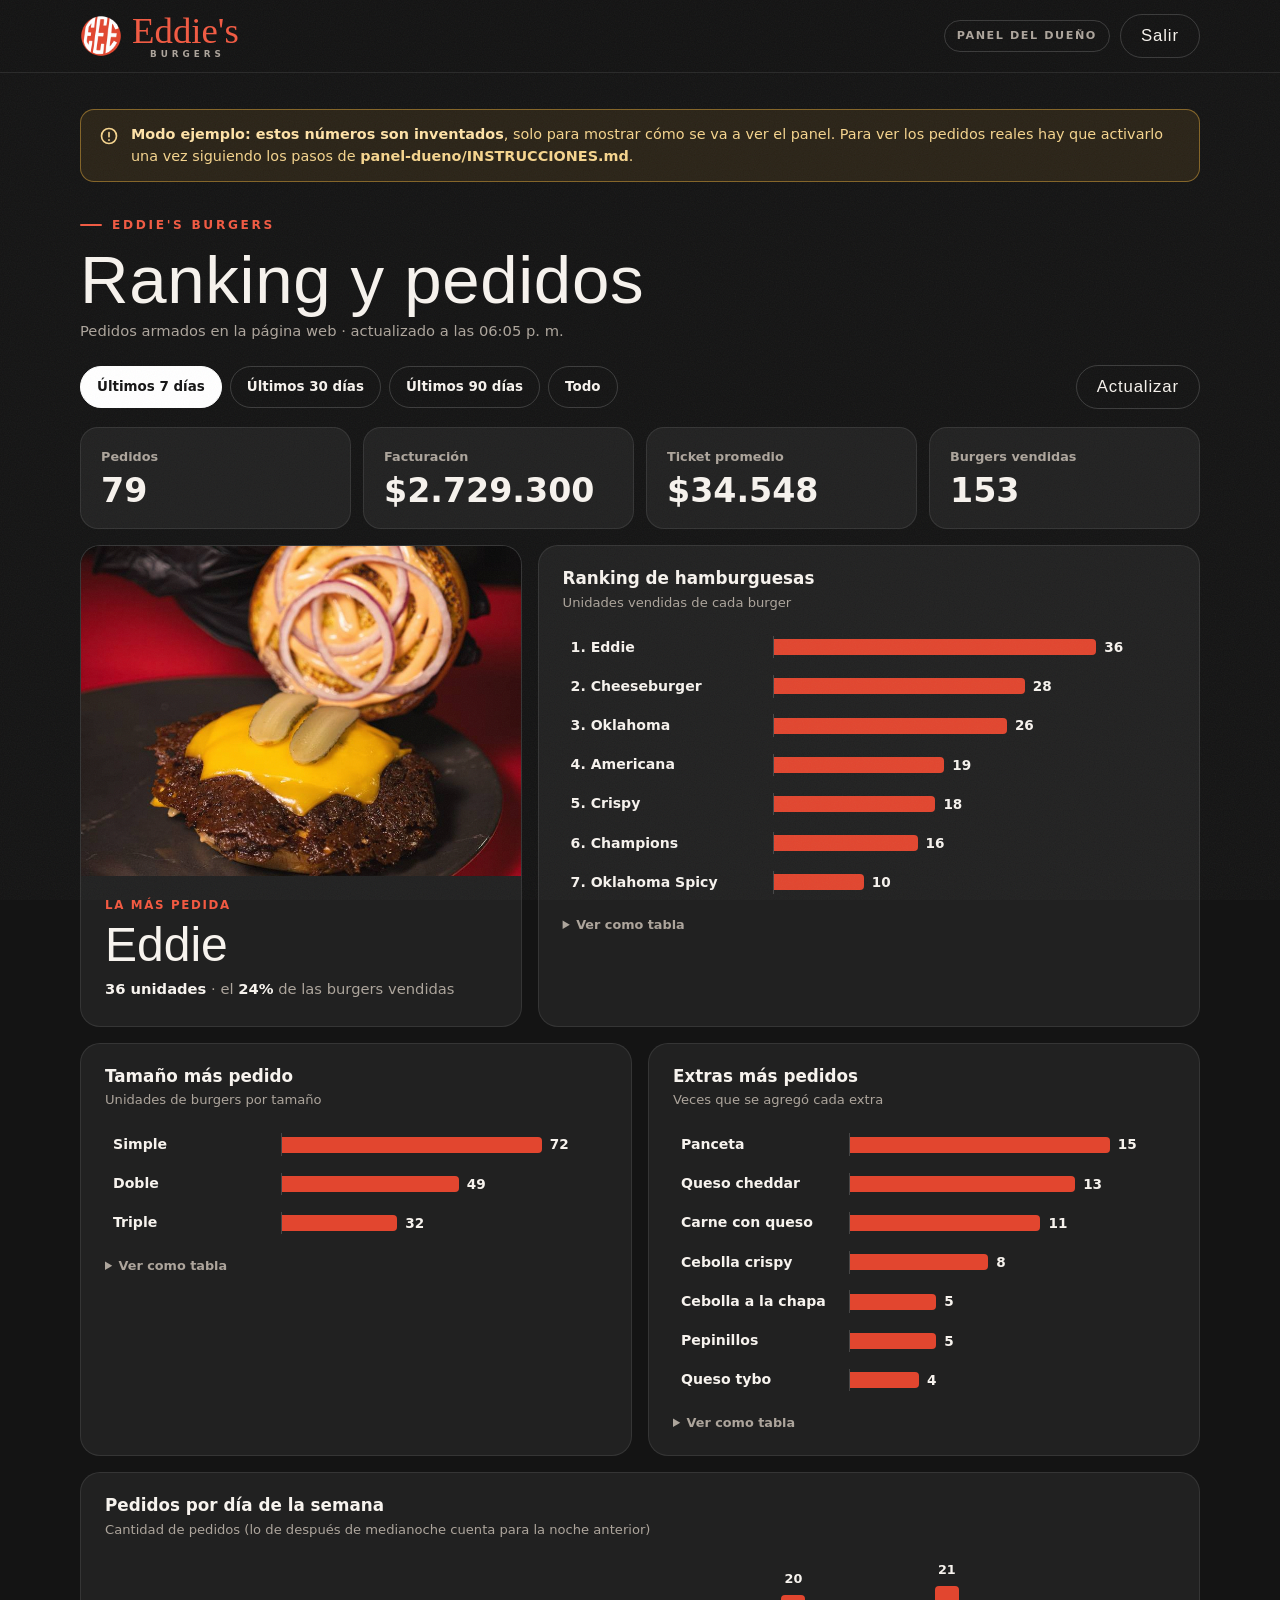
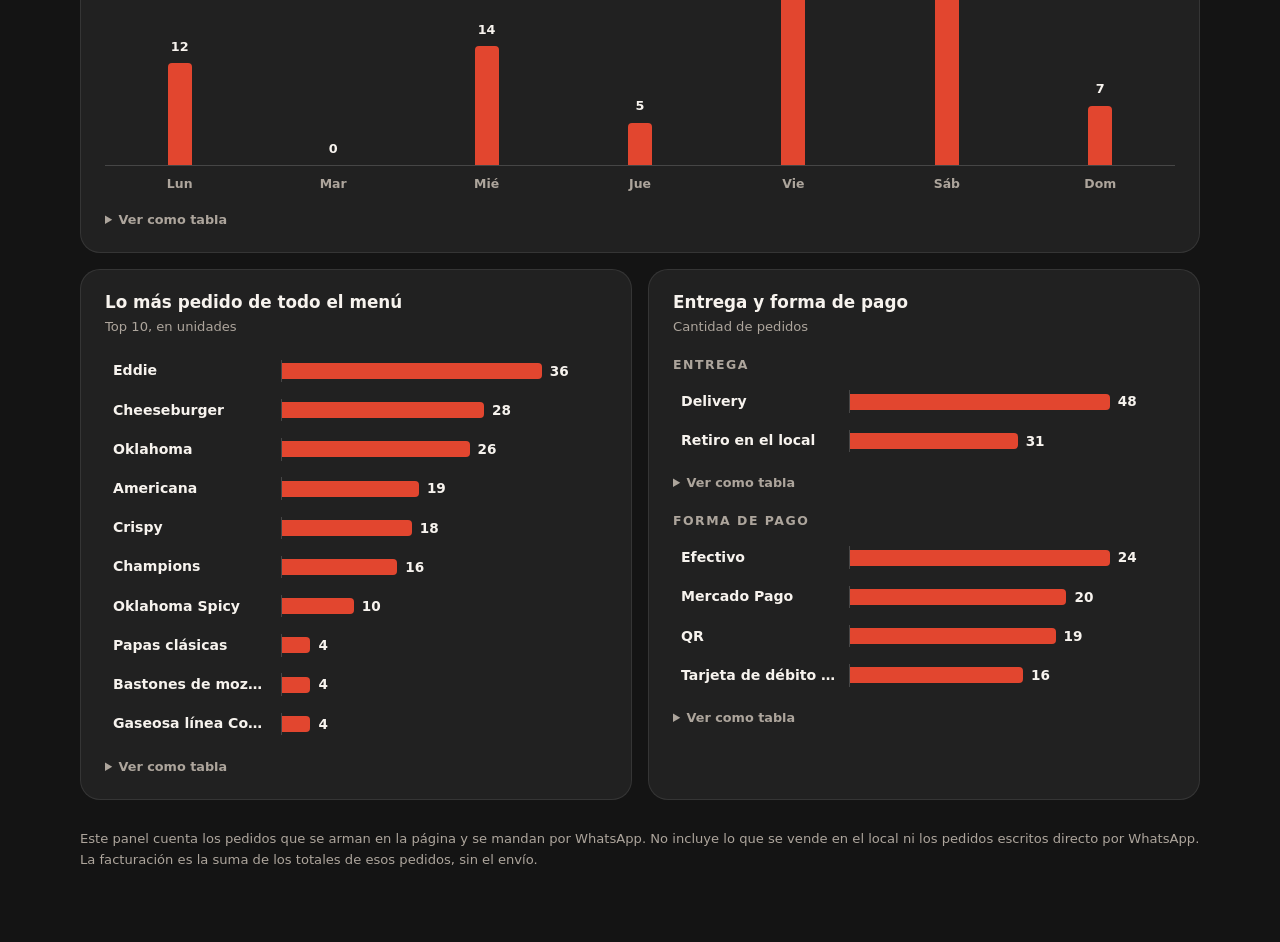
<file: panel.html>
<!doctype html>
<html lang="es">
<head>
  <meta charset="utf-8">
  <meta name="viewport" content="width=device-width, initial-scale=1">
  <meta http-equiv="Content-Security-Policy" content="default-src 'self'; script-src 'self'; style-src 'self' 'unsafe-inline' https://fonts.googleapis.com; font-src 'self' https://fonts.gstatic.com; img-src 'self' data:; connect-src 'self' https://script.google.com https://script.googleusercontent.com; frame-src 'none'; object-src 'none'; base-uri 'self'; form-action 'self'; upgrade-insecure-requests">
  <meta name="referrer" content="strict-origin-when-cross-origin">
  <meta name="robots" content="noindex, nofollow">
  <title>Panel del dueño · Eddie's Burgers</title>
  <meta name="theme-color" content="#141414">
  <link rel="icon" type="image/png" href="img/eee-badge.png">
  <link rel="preconnect" href="https://fonts.googleapis.com">
  <link rel="preconnect" href="https://fonts.gstatic.com" crossorigin>
  <link rel="stylesheet" href="https://fonts.googleapis.com/css2?family=Bebas+Neue&family=Montserrat:wght@400;500;600;700;800&family=Sacramento&display=swap">
  <link rel="stylesheet" href="styles.css">
  <style>
    /* ---------- Panel del dueño ---------- */
    :root { --bar: #E2462F; --warn: #F2B33D; }
    .panel { padding-top: 36px; padding-bottom: 72px; }
    .panel h1 { font-size: clamp(2.6rem, 6vw, 4.2rem); }
    .panel-badge {
      padding: 6px 12px;
      border: 1px solid var(--line-2);
      border-radius: 999px;
      font-size: .7rem;
      font-weight: 700;
      letter-spacing: .14em;
      text-transform: uppercase;
      color: var(--muted);
    }

    /* acceso con clave */
    .panel-login { max-width: 420px; margin: 8vh auto 0; }
    .panel-login p { margin-top: 10px; color: var(--muted); }
    .panel-login form { display: grid; gap: 12px; margin-top: 28px; }

    .demo-banner {
      display: flex;
      gap: 12px;
      align-items: flex-start;
      margin-bottom: 26px;
      padding: 14px 18px;
      border: 1px solid rgba(242, 179, 61, .45);
      border-radius: 14px;
      background: rgba(242, 179, 61, .1);
      color: #F6D58E;
      font-size: .9rem;
      line-height: 1.5;
    }
    .demo-banner strong { color: #FFE3A8; }
    .demo-banner svg { flex: none; width: 20px; height: 20px; margin-top: 2px; }
    .error-banner {
      margin-bottom: 20px;
      padding: 12px 16px;
      border: 1px solid rgba(226, 70, 47, .5);
      border-radius: 12px;
      background: rgba(226, 70, 47, .12);
      color: #FFB4A8;
      font-size: .88rem;
      font-weight: 600;
    }
    .error-banner[hidden], .demo-banner[hidden] { display: none; }

    .dash-head { margin-bottom: 22px; }
    .dash-sub { margin-top: 8px; color: var(--muted); font-size: .92rem; }

    /* filtros: una sola fila arriba de todo */
    .filters { display: flex; flex-wrap: wrap; align-items: center; gap: 8px; margin-bottom: 18px; }
    .chip {
      padding: 9px 16px;
      border: 1px solid var(--line-2);
      border-radius: 999px;
      background: transparent;
      color: var(--text);
      font-size: .84rem;
      font-weight: 700;
      cursor: pointer;
    }
    .chip:hover { border-color: var(--text); }
    .chip[aria-pressed="true"] { background: var(--white); border-color: var(--white); color: var(--ink); }
    .filters .spacer { flex: 1; }

    /* números principales */
    .kpis { display: grid; grid-template-columns: repeat(4, minmax(0, 1fr)); gap: 12px; margin-bottom: 16px; }
    .kpi {
      padding: 18px 20px;
      border: 1px solid var(--line);
      border-radius: 18px;
      background: var(--card);
    }
    .kpi-label { font-size: .8rem; font-weight: 600; color: var(--muted); }
    .kpi-value {
      margin-top: 6px;
      font-size: clamp(1.2rem, 2.6vw, 2.1rem);
      font-weight: 700;
      line-height: 1.1;
      white-space: nowrap;
    }
    @media (max-width: 480px) {
      .panel-badge { display: none; }
      .kpi { padding: 16px; }
    }

    /* tarjetas */
    .panel-card {
      min-width: 0;
      padding: 22px 24px;
      border: 1px solid var(--line);
      border-radius: 20px;
      background: var(--card);
    }
    .panel-card h2 {
      font-family: var(--font-body);
      font-size: 1.05rem;
      font-weight: 700;
      letter-spacing: 0;
      line-height: 1.3;
    }
    .card-sub { margin: 2px 0 16px; color: var(--muted); font-size: .82rem; }
    .card-sub + .card-sub { margin-top: -12px; }
    .grid-top { display: grid; grid-template-columns: minmax(0, .8fr) minmax(0, 1.2fr); gap: 16px; margin-bottom: 16px; }
    .grid-2 { display: grid; grid-template-columns: repeat(2, minmax(0, 1fr)); gap: 16px; margin-bottom: 16px; }
    .stack { display: grid; gap: 16px; margin-bottom: 16px; }
    @media (max-width: 900px) {
      .kpis { grid-template-columns: repeat(2, minmax(0, 1fr)); }
      .grid-top, .grid-2 { grid-template-columns: 1fr; }
    }

    #dash.is-loading .kpis, #dash.is-loading .grid-top,
    #dash.is-loading .grid-2, #dash.is-loading .stack { opacity: .45; transition: opacity .2s; }

    /* la más pedida */
    .top-card { display: flex; flex-direction: column; padding: 0; overflow: hidden; }
    .top-photo { aspect-ratio: 4 / 3; overflow: hidden; background: #191919; }
    .top-photo img { width: 100%; height: 100%; object-fit: cover; object-position: 50% 60%; }
    .top-photo.is-mascot { display: grid; place-items: center; }
    .top-photo.is-mascot img { width: 55%; height: auto; object-fit: contain; }
    .top-body { padding: 20px 24px 24px; }
    .top-kicker { font-size: .74rem; font-weight: 700; letter-spacing: .14em; text-transform: uppercase; color: var(--red-2); }
    .top-name { margin-top: 6px; font-family: var(--font-display); font-size: 3rem; line-height: 1; }
    .top-stat { margin-top: 8px; color: var(--muted); font-size: .92rem; }
    .top-stat b { color: var(--text); }

    /* barras horizontales: un solo color, crecen desde la línea base */
    .hbars { display: grid; gap: 4px; margin: 0; padding: 0; list-style: none; }
    .bar-row {
      display: grid;
      grid-template-columns: minmax(96px, 32%) minmax(0, 1fr);
      align-items: center;
      gap: 12px;
      padding: 6px 8px;
      border-radius: 8px;
    }
    .bar-row:hover, .bar-row:focus-visible { background: rgba(255, 255, 255, .05); outline: none; }
    .bar-row:focus-visible { box-shadow: inset 0 0 0 2px var(--red-2); }
    .bar-label { overflow: hidden; font-size: .88rem; font-weight: 600; white-space: nowrap; text-overflow: ellipsis; }
    .bar-area { display: flex; align-items: center; gap: 8px; min-width: 0; min-height: 20px; border-left: 1px solid var(--line-2); }
    .bar-fill { height: 16px; background: var(--bar); border-radius: 0 4px 4px 0; transition: width .45s var(--ease); }
    .bar-row:hover .bar-fill, .bar-row:focus-visible .bar-fill { filter: brightness(1.15); }
    .bar-value { font-size: .85rem; font-weight: 700; white-space: nowrap; font-variant-numeric: tabular-nums; }
    @media (max-width: 480px) {
      .bar-row { grid-template-columns: 1fr; gap: 4px; }
      .bar-label { white-space: normal; }
    }

    /* columnas: pedidos por día */
    .cols {
      display: grid;
      grid-template-columns: repeat(7, minmax(0, 1fr));
      gap: 4px;
      height: 210px;
      border-bottom: 1px solid var(--line-2);
    }
    .col {
      display: flex;
      flex-direction: column;
      align-items: center;
      justify-content: flex-end;
      gap: 6px;
      border-radius: 8px 8px 0 0;
    }
    .col:hover, .col:focus-visible { background: rgba(255, 255, 255, .05); outline: none; }
    .col:focus-visible { box-shadow: inset 0 0 0 2px var(--red-2); }
    .col-value { font-size: .8rem; font-weight: 700; font-variant-numeric: tabular-nums; }
    .col-fill { width: min(24px, 60%); background: var(--bar); border-radius: 4px 4px 0 0; transition: height .45s var(--ease); }
    .col:hover .col-fill, .col:focus-visible .col-fill { filter: brightness(1.15); }
    .col-labels {
      display: grid;
      grid-template-columns: repeat(7, minmax(0, 1fr));
      gap: 4px;
      margin-top: 8px;
      color: var(--muted);
      font-size: .78rem;
      font-weight: 600;
      text-align: center;
    }

    .empty { padding: 18px 0; color: var(--muted); font-size: .9rem; }

    /* vista de tabla (para leer los números sin pasar el mouse) */
    .as-table { margin-top: 14px; }
    .as-table summary { color: var(--muted); font-size: .8rem; font-weight: 600; cursor: pointer; }
    .as-table table { width: 100%; margin-top: 8px; border-collapse: collapse; font-size: .85rem; }
    .as-table th, .as-table td { padding: 6px 8px; border-bottom: 1px solid var(--line); text-align: left; }
    .as-table th { color: var(--muted); font-weight: 600; }
    .as-table .num { text-align: right; font-variant-numeric: tabular-nums; }

    .sub-title { margin: 18px 0 8px; font-size: .78rem; font-weight: 700; letter-spacing: .12em; text-transform: uppercase; color: var(--muted); }
    .sub-title:first-of-type { margin-top: 0; }

    .panel-note { margin-top: 28px; color: var(--muted); font-size: .82rem; line-height: 1.6; }

    /* tooltip */
    .tip {
      position: fixed;
      z-index: 100;
      max-width: 260px;
      padding: 8px 12px;
      border: 1px solid var(--line-2);
      border-radius: 10px;
      background: #0E0E0E;
      box-shadow: 0 12px 30px rgba(0, 0, 0, .5);
      font-size: .8rem;
      pointer-events: none;
    }
    .tip[hidden] { display: none; }
    .tip strong { display: block; font-size: 1rem; }
    .tip span { display: block; color: var(--muted); }
  </style>
  <script src="datos.js" defer></script>
  <script src="panel.js" defer></script>
</head>
<body>
  <header class="site-header is-scrolled">
    <div class="container header-inner">
      <a class="brand" href="index.html" aria-label="Volver a la página de Eddie's Burgers">
        <img src="img/eee-badge.png" alt="" width="42" height="42">
        <span class="brand-text" aria-hidden="true">
          <span class="brand-script">Eddie's</span>
          <span class="brand-sub">Burgers</span>
        </span>
      </a>
      <div class="header-actions">
        <span class="panel-badge">Panel del dueño</span>
        <button type="button" class="btn btn-ghost btn-sm" id="salir" hidden>Salir</button>
      </div>
    </div>
  </header>

  <main class="panel container">
    <!-- Acceso con clave -->
    <section class="panel-login" id="login" hidden>
      <p class="eyebrow">Solo para el dueño</p>
      <h1>Panel del dueño</h1>
      <p>Escribí la clave para ver el ranking de hamburguesas y lo más pedido.</p>
      <form id="login-form">
        <label class="field-title" for="clave">Clave</label>
        <input class="input" id="clave" type="password" autocomplete="current-password" required>
        <p class="form-error" id="login-error" hidden></p>
        <button type="submit" class="btn btn-red btn-lg">Entrar</button>
      </form>
    </section>

    <!-- Tablero -->
    <section id="dash" hidden>
      <div class="demo-banner" id="demo" hidden>
        <svg viewBox="0 0 24 24" fill="none" stroke="currentColor" stroke-width="2" stroke-linecap="round" stroke-linejoin="round" aria-hidden="true"><circle cx="12" cy="12" r="9"/><path d="M12 8v5M12 16.5v.5"/></svg>
        <p><strong>Modo ejemplo: estos números son inventados</strong>, solo para mostrar cómo se va a ver el panel.
        Para ver los pedidos reales hay que activarlo una vez siguiendo los pasos de <b>panel-dueno/INSTRUCCIONES.md</b>.</p>
      </div>
      <p class="error-banner" id="error" role="alert" hidden></p>

      <div class="dash-head">
        <p class="eyebrow">Eddie's Burgers</p>
        <h1>Ranking y pedidos</h1>
        <p class="dash-sub" id="dash-sub">Pedidos armados en la página web.</p>
      </div>

      <div class="filters" role="group" aria-label="Período">
        <button type="button" class="chip" data-dias="7" aria-pressed="true">Últimos 7 días</button>
        <button type="button" class="chip" data-dias="30" aria-pressed="false">Últimos 30 días</button>
        <button type="button" class="chip" data-dias="90" aria-pressed="false">Últimos 90 días</button>
        <button type="button" class="chip" data-dias="0" aria-pressed="false">Todo</button>
        <span class="spacer"></span>
        <button type="button" class="btn btn-ghost btn-sm" id="actualizar">Actualizar</button>
      </div>

      <div class="kpis">
        <div class="kpi"><p class="kpi-label">Pedidos</p><p class="kpi-value" id="k-pedidos">—</p></div>
        <div class="kpi"><p class="kpi-label">Facturación</p><p class="kpi-value" id="k-fact">—</p></div>
        <div class="kpi"><p class="kpi-label">Ticket promedio</p><p class="kpi-value" id="k-ticket">—</p></div>
        <div class="kpi"><p class="kpi-label">Burgers vendidas</p><p class="kpi-value" id="k-burgers">—</p></div>
      </div>

      <div class="grid-top">
        <article class="panel-card top-card" id="top-card" aria-live="polite"></article>
        <article class="panel-card">
          <h2>Ranking de hamburguesas</h2>
          <p class="card-sub">Unidades vendidas de cada burger</p>
          <div id="ch-ranking"></div>
        </article>
      </div>

      <div class="grid-2">
        <article class="panel-card">
          <h2>Tamaño más pedido</h2>
          <p class="card-sub">Unidades de burgers por tamaño</p>
          <div id="ch-tamanos"></div>
        </article>
        <article class="panel-card">
          <h2>Extras más pedidos</h2>
          <p class="card-sub">Veces que se agregó cada extra</p>
          <div id="ch-extras"></div>
        </article>
      </div>

      <div class="stack">
        <article class="panel-card">
          <h2>Pedidos por día de la semana</h2>
          <p class="card-sub">Cantidad de pedidos (lo de después de medianoche cuenta para la noche anterior)</p>
          <div id="ch-dias"></div>
        </article>
      </div>

      <div class="grid-2">
        <article class="panel-card">
          <h2>Lo más pedido de todo el menú</h2>
          <p class="card-sub">Top 10, en unidades</p>
          <div id="ch-top"></div>
        </article>
        <article class="panel-card">
          <h2>Entrega y forma de pago</h2>
          <p class="card-sub">Cantidad de pedidos</p>
          <p class="sub-title">Entrega</p>
          <div id="ch-entrega"></div>
          <p class="sub-title">Forma de pago</p>
          <div id="ch-pago"></div>
        </article>
      </div>

      <p class="panel-note">
        Este panel cuenta los pedidos que se arman en la página y se mandan por WhatsApp.
        No incluye lo que se vende en el local ni los pedidos escritos directo por WhatsApp.
        La facturación es la suma de los totales de esos pedidos, sin el envío.
      </p>
    </section>
  </main>

  <div class="tip" id="tip" role="tooltip" hidden></div>
</body>
</html>
</file>
<file: styles.css>
/* =========================================================
   EDDIE'S BURGERS · Estilos
   Colores y tipografías de la marca: en :root
   ========================================================= */

:root {
  --bg: #141414;
  --bg-2: #1B1B1B;
  --card: #212121;
  --card-2: #2A2A2A;
  --line: rgba(255, 255, 255, .09);
  --line-2: rgba(255, 255, 255, .17);
  --text: #F7F3EE;
  --muted: #ADA59C;
  --red: #E2462F;
  --red-2: #F25A42;
  --red-deep: #B3241C;
  --white: #FFFFFF;
  --ink: #141414;
  --wa: #25D366;

  --font-display: "Bebas Neue", Impact, "Arial Narrow", sans-serif;
  --font-body: "Montserrat", system-ui, -apple-system, "Segoe UI", Roboto, sans-serif;
  --font-script: "Sacramento", "Brush Script MT", cursive;
  --font-stencil: "Black Ops One", "Bebas Neue", sans-serif;

  --radius: 22px;
  --radius-sm: 14px;
  --gutter: clamp(16px, 4vw, 40px);
  --header-h: 72px;
  --ease: cubic-bezier(.2, .7, .2, 1);
}

/* ---------- Base ---------- */
*, *::before, *::after { box-sizing: border-box; }

html {
  scroll-behavior: smooth;
  scroll-padding-top: calc(var(--header-h) + 12px);
  -webkit-text-size-adjust: 100%;
}

body {
  margin: 0;
  background: var(--bg);
  color: var(--text);
  font-family: var(--font-body);
  font-size: 1rem;
  line-height: 1.65;
  -webkit-font-smoothing: antialiased;
  overflow-x: hidden;
}

/* textura de grano sutil */
body::after {
  content: "";
  position: fixed;
  inset: 0;
  z-index: 90;
  pointer-events: none;
  opacity: .05;
  background-image: url("data:image/svg+xml,%3Csvg xmlns='http://www.w3.org/2000/svg' width='160' height='160'%3E%3Cfilter id='n'%3E%3CfeTurbulence type='fractalNoise' baseFrequency='.85' numOctaves='3' stitchTiles='stitch'/%3E%3C/filter%3E%3Crect width='100%25' height='100%25' filter='url(%23n)'/%3E%3C/svg%3E");
}

body:has(dialog[open]) { overflow: hidden; }

img, svg { display: block; max-width: 100%; }
button { font: inherit; }

h1, h2, h3, h4 {
  margin: 0;
  font-family: var(--font-display);
  font-weight: 400;
  line-height: .92;
  letter-spacing: .01em;
}

p { margin: 0; }
a { color: inherit; }

.container {
  width: 100%;
  max-width: 1200px;
  margin-inline: auto;
  padding-inline: var(--gutter);
}

.sr-only {
  position: absolute;
  width: 1px; height: 1px;
  margin: -1px; padding: 0;
  overflow: hidden;
  clip: rect(0 0 0 0);
  white-space: nowrap;
  border: 0;
}

.skip {
  position: absolute;
  top: -100px; left: 16px;
  z-index: 100;
  padding: 10px 16px;
  border-radius: 10px;
  background: var(--white);
  color: var(--ink);
  font-weight: 700;
  text-decoration: none;
}
.skip:focus { top: 16px; }

:focus-visible {
  outline: 2px solid var(--red-2);
  outline-offset: 3px;
  border-radius: 8px;
}

.t-red { color: var(--red); }

/* ---------- Botones ---------- */
.btn {
  display: inline-flex;
  align-items: center;
  justify-content: center;
  gap: .55em;
  padding: .95em 1.5em;
  border: 1px solid transparent;
  border-radius: 999px;
  font-family: var(--font-display);
  font-size: 1.2rem;
  letter-spacing: .05em;
  line-height: 1;
  white-space: nowrap;
  text-decoration: none;
  cursor: pointer;
  transition: transform .2s var(--ease), background-color .2s, border-color .2s, color .2s, box-shadow .2s;
}
.btn svg { width: 1em; height: 1em; flex: none; }
.btn:active { transform: scale(.97); }

.btn-red { background: var(--red); color: var(--white); box-shadow: 0 12px 30px -12px rgba(226, 70, 47, .8); }
.btn-red:hover { background: var(--red-2); transform: translateY(-2px); }
.btn-ghost { background: transparent; color: var(--text); border-color: var(--line-2); }
.btn-ghost:hover { border-color: var(--text); background: rgba(255, 255, 255, .05); }
.btn-white { background: var(--white); color: var(--ink); }
.btn-white:hover { transform: translateY(-2px); box-shadow: 0 14px 30px -14px rgba(0, 0, 0, .6); }
.btn-wa { background: var(--wa); color: #08321A; }
.btn-wa:hover { filter: brightness(1.06); }

.btn-lg { font-size: 1.4rem; padding: 1em 1.7em; }
.btn-sm { font-size: 1.05rem; padding: .75em 1.2em; }
.btn-block { width: 100%; }
.btn-grow { flex: 1; }

/* ---------- Etiquetas ---------- */
.pill {
  display: inline-flex;
  align-items: center;
  align-self: flex-start;
  gap: 6px;
  padding: 5px 11px;
  border: 1px solid rgba(226, 70, 47, .4);
  border-radius: 999px;
  background: rgba(226, 70, 47, .14);
  color: var(--red-2);
  font-size: .68rem;
  font-weight: 700;
  letter-spacing: .12em;
  line-height: 1.2;
  text-transform: uppercase;
  white-space: nowrap;
}
.pill-solid { background: var(--red); border-color: var(--red); color: var(--white); }
.pill-age { background: transparent; border-color: var(--line-2); color: var(--muted); }

/* ---------- Encabezado ---------- */
.site-header {
  position: sticky;
  top: 0;
  z-index: 50;
  background: rgba(20, 20, 20, .78);
  -webkit-backdrop-filter: saturate(140%) blur(14px);
  backdrop-filter: saturate(140%) blur(14px);
  border-bottom: 1px solid transparent;
  transition: border-color .25s;
}
.site-header.is-scrolled { border-bottom-color: var(--line); }

.header-inner {
  display: flex;
  align-items: center;
  gap: 28px;
  height: var(--header-h);
}

.brand {
  display: flex;
  align-items: center;
  gap: 10px;
  margin-right: auto;
  text-decoration: none;
}
.brand img { width: 42px; height: 42px; }
.brand-text { display: flex; flex-direction: column; align-items: center; }
.brand-script {
  font-family: var(--font-script);
  font-size: 2.3rem;
  line-height: .75;
  color: var(--red-2);
  padding-top: 6px;
}
.brand-sub {
  margin-top: 2px;
  padding-left: .45em;
  font-size: .55rem;
  font-weight: 600;
  letter-spacing: .45em;
  text-transform: uppercase;
  color: var(--muted);
}

.nav-links {
  display: flex;
  gap: 30px;
  margin: 0;
  padding: 0;
  list-style: none;
}
.nav-links a {
  position: relative;
  font-size: .82rem;
  font-weight: 700;
  letter-spacing: .12em;
  text-transform: uppercase;
  text-decoration: none;
  transition: color .2s;
}
.nav-links a:hover { color: var(--red-2); }

.header-actions { display: flex; align-items: center; gap: 10px; }

.cart-btn {
  position: relative;
  display: inline-flex;
  align-items: center;
  gap: 8px;
  height: 44px;
  padding: 0 16px;
  border: 1px solid var(--line-2);
  border-radius: 999px;
  background: var(--card);
  color: var(--text);
  font-size: .85rem;
  font-weight: 700;
  cursor: pointer;
  transition: border-color .2s, background-color .2s;
}
.cart-btn:hover { border-color: var(--text); }
.cart-btn svg { width: 20px; height: 20px; }
.cart-count {
  display: inline-grid;
  place-items: center;
  min-width: 22px;
  height: 22px;
  padding: 0 6px;
  border-radius: 999px;
  background: var(--red);
  color: var(--white);
  font-size: .75rem;
  font-weight: 800;
}
.cart-count[hidden] { display: none; }
.cart-count.bump { animation: bump .45s var(--ease); }

@keyframes bump {
  30% { transform: scale(1.4); }
}

.nav-toggle { display: none; }

@media (max-width: 860px) {
  .nav-toggle {
    display: inline-grid;
    place-items: center;
    width: 44px;
    height: 44px;
    border: 1px solid var(--line-2);
    border-radius: 50%;
    background: var(--card);
    cursor: pointer;
  }
  .bars, .bars::before, .bars::after {
    display: block;
    width: 18px;
    height: 2px;
    border-radius: 2px;
    background: var(--text);
  }
  .bars { position: relative; transition: background-color .2s; }
  .bars::before, .bars::after {
    content: "";
    position: absolute;
    left: 0;
    transition: transform .25s var(--ease);
  }
  .bars::before { top: -6px; }
  .bars::after { top: 6px; }
  .nav-toggle[aria-expanded="true"] .bars { background: transparent; }
  .nav-toggle[aria-expanded="true"] .bars::before { transform: translateY(6px) rotate(45deg); }
  .nav-toggle[aria-expanded="true"] .bars::after { transform: translateY(-6px) rotate(-45deg); }

  .nav-links {
    position: absolute;
    top: 100%;
    left: 0;
    right: 0;
    display: none;
    flex-direction: column;
    gap: 0;
    padding: 8px var(--gutter) 24px;
    background: var(--bg);
    border-bottom: 1px solid var(--line);
  }
  .nav-open .nav-links { display: flex; }
  .nav-links a {
    display: block;
    padding: 16px 0;
    border-bottom: 1px solid var(--line);
    font-family: var(--font-display);
    font-size: 2rem;
    font-weight: 400;
    letter-spacing: .03em;
  }
}

@media (max-width: 480px) {
  .cart-btn-label { display: none; }
  .cart-btn { padding: 0 12px; }
  .header-inner { gap: 12px; }
}

/* ---------- Portada ---------- */
.hero {
  position: relative;
  isolation: isolate;
  overflow: hidden;
  padding: clamp(40px, 6vw, 88px) 0 clamp(56px, 7vw, 96px);
}
.hero::before {
  content: "";
  position: absolute;
  z-index: -1;
  top: -20%;
  right: -15%;
  width: 70%;
  aspect-ratio: 1;
  background: radial-gradient(closest-side, rgba(226, 70, 47, .28), transparent);
}
.hero-bg-word {
  position: absolute;
  z-index: -1;
  left: 50%;
  bottom: -.12em;
  translate: -50% 0;
  font-family: var(--font-display);
  font-size: clamp(7rem, 22vw, 22rem);
  line-height: 1;
  white-space: nowrap;
  color: transparent;
  -webkit-text-stroke: 1px rgba(255, 255, 255, .06);
  pointer-events: none;
  user-select: none;
}

.hero-grid {
  display: grid;
  grid-template-columns: 1.05fr .95fr;
  align-items: center;
  gap: clamp(32px, 5vw, 72px);
}

.status {
  display: inline-flex;
  align-items: center;
  gap: 10px;
  margin-bottom: 22px;
  padding: 7px 14px;
  border: 1px solid var(--line-2);
  border-radius: 999px;
  background: rgba(255, 255, 255, .04);
  font-size: .82rem;
  font-weight: 600;
}
.status[hidden] { display: none; }
.status .dot {
  width: 9px;
  height: 9px;
  border-radius: 50%;
  background: var(--wa);
  box-shadow: 0 0 0 4px rgba(37, 211, 102, .2);
  animation: blink 2s ease-in-out infinite;
}
.status.is-closed .dot {
  background: var(--red);
  box-shadow: 0 0 0 4px rgba(226, 70, 47, .2);
  animation: none;
}
@keyframes blink { 50% { opacity: .35; } }

.hero-tag {
  margin-bottom: 14px;
  font-family: var(--font-stencil);
  font-size: 1rem;
  letter-spacing: .08em;
  color: var(--red-2);
}

h1 { font-size: clamp(3.8rem, 9.2vw, 8rem); }
h1 span { display: block; color: var(--red); }

.lead {
  max-width: 46ch;
  margin-top: 24px;
  font-size: clamp(1rem, 1.4vw, 1.12rem);
  color: var(--muted);
}

.hero-actions {
  display: flex;
  flex-wrap: wrap;
  gap: 12px;
  margin-top: 32px;
}

.hero-facts {
  display: flex;
  gap: clamp(24px, 4vw, 48px);
  margin: 40px 0 0;
  padding: 24px 0 0;
  list-style: none;
  border-top: 1px solid var(--line);
}
.hero-facts li { display: flex; flex-direction: column; }
.hero-facts strong {
  font-family: var(--font-display);
  font-size: 2.8rem;
  font-weight: 400;
  line-height: 1;
}
.hero-facts span {
  font-size: .72rem;
  font-weight: 600;
  letter-spacing: .14em;
  text-transform: uppercase;
  color: var(--muted);
}

.hero-art {
  position: relative;
  justify-self: center;
  width: 100%;
  max-width: 580px;
  aspect-ratio: 1;
}
.hero-circle {
  position: absolute;
  inset: 13%;
  border-radius: 50%;
  background: radial-gradient(circle at 35% 30%, var(--red-2), var(--red) 55%, var(--red-deep));
  box-shadow: 0 40px 90px -30px rgba(226, 70, 47, .7), inset 0 -24px 60px rgba(0, 0, 0, .25);
}
.hero-ring {
  position: absolute;
  inset: 2%;
  width: 96%;
  animation: spin 40s linear infinite;
}
.hero-ring text {
  font-family: var(--font-stencil);
  font-size: 15px;
  fill: rgba(255, 255, 255, .5);
}
.mascot-wrap {
  position: absolute;
  inset: 7% 5% 3% 7%;
  transform-origin: 50% 85%;
  animation: sway 4.5s ease-in-out infinite;
}
.mascot {
  width: 100%;
  height: 100%;
  object-fit: contain;
  filter:
    drop-shadow(3px 0 0 #fff) drop-shadow(-3px 0 0 #fff)
    drop-shadow(0 3px 0 #fff) drop-shadow(0 -3px 0 #fff)
    drop-shadow(0 26px 30px rgba(0, 0, 0, .45));
}
.bubble {
  position: absolute;
  top: 9%;
  right: 0;
  padding: 12px 16px;
  border-radius: 18px 18px 18px 4px;
  background: var(--white);
  color: var(--ink);
  font-size: .92rem;
  font-weight: 700;
  line-height: 1.25;
  box-shadow: 0 14px 34px rgba(0, 0, 0, .4);
  rotate: 4deg;
  animation: pop .6s var(--ease) .5s both;
}
.bubble::after {
  content: "";
  position: absolute;
  left: 14px;
  bottom: -9px;
  border: 10px solid transparent;
  border-top-color: var(--white);
  border-bottom: 0;
  border-left-width: 0;
}

@keyframes spin { to { rotate: 360deg; } }
@keyframes sway {
  0%, 100% { rotate: -2.5deg; }
  50% { rotate: 2.5deg; }
}
@keyframes pop {
  from { opacity: 0; scale: .5; }
  to { opacity: 1; scale: 1; }
}

@media (max-width: 900px) {
  .hero-grid { grid-template-columns: 1fr; }
  .hero-art { max-width: 400px; }
}
@media (max-width: 480px) {
  .hero-actions .btn { flex: 1 1 100%; }
  .hero-facts strong { font-size: 2.3rem; }
  .bubble { font-size: .8rem; padding: 10px 12px; }
}

/* ---------- Cinta roja ---------- */
.band { position: relative; color: var(--white); }
.torn {
  display: block;
  width: 100%;
  height: 26px;
  fill: var(--red);
  margin-bottom: -1px;
}
.torn-flip { transform: scaleY(-1); margin: -1px 0 0; }
.band-inner {
  overflow: hidden;
  padding: 12px 0;
  background: var(--red);
}
.marquee-track {
  display: flex;
  width: max-content;
  animation: marquee 34s linear infinite;
}
.marquee-group {
  display: flex;
  align-items: center;
  gap: 28px;
  padding-right: 28px;
  font-family: var(--font-display);
  font-size: clamp(1.6rem, 3.4vw, 2.6rem);
  line-height: 1;
  letter-spacing: .03em;
  white-space: nowrap;
}
.marquee-group .sep { font-size: .6em; color: var(--ink); }
@keyframes marquee { to { transform: translateX(-50%); } }

/* ---------- Tira de fotos ---------- */
.strip { padding-top: clamp(56px, 7vw, 96px); }
.strip[hidden] { display: none; }
.strip-track {
  display: flex;
  gap: 10px;
  height: clamp(280px, 34vw, 460px);
  max-width: 1440px;
  margin: 0 auto;
  padding: 0 var(--gutter);
}
.strip-tile {
  position: relative;
  flex: 1 1 0;
  min-width: 0;
  overflow: hidden;
  border-radius: 20px;
  background: #191919;
  color: var(--white);
  text-decoration: none;
  transition: flex-grow .5s var(--ease);
}
.strip-tile::after {
  content: "";
  position: absolute;
  inset: 45% 0 0;
  background: linear-gradient(transparent, rgba(0, 0, 0, .8));
  pointer-events: none;
}
.strip-tile img {
  width: 100%;
  height: 100%;
  object-fit: cover;
  transition: transform .6s var(--ease);
}
.strip-tile:hover img { transform: scale(1.06); }
.strip-tile span {
  position: absolute;
  z-index: 1;
  left: 14px;
  right: 14px;
  bottom: 14px;
  font-family: var(--font-display);
  font-size: clamp(1.2rem, 1.8vw, 1.8rem);
  line-height: 1;
  letter-spacing: .02em;
}
@media (hover: hover) and (min-width: 761px) {
  .strip-tile:hover, .strip-tile:focus-visible { flex-grow: 2.2; }
}
@media (max-width: 760px) {
  .strip-track {
    height: auto;
    overflow-x: auto;
    scroll-snap-type: x mandatory;
    scrollbar-width: none;
  }
  .strip-track::-webkit-scrollbar { display: none; }
  .strip-tile { flex: 0 0 64%; aspect-ratio: 3 / 4; scroll-snap-align: start; }
}

/* ---------- La favorita ---------- */
.section.spotlight { padding-bottom: 0; }
.spotlight-grid {
  display: grid;
  grid-template-columns: 1fr 1fr;
  align-items: center;
  gap: clamp(36px, 6vw, 80px);
}
.spotlight-media { position: relative; }
.spotlight-media .media {
  aspect-ratio: 1;
  border: 1px solid var(--line-2);
  border-radius: 28px;
  box-shadow: 0 40px 80px -40px rgba(0, 0, 0, .9);
}
.spotlight-badge {
  position: absolute;
  top: 24px;
  right: -14px;
  display: grid;
  place-content: center;
  width: 128px;
  aspect-ratio: 1;
  border-radius: 50%;
  background: var(--red);
  color: var(--white);
  box-shadow: 0 16px 34px -10px rgba(226, 70, 47, .7);
  font-size: .72rem;
  font-weight: 700;
  letter-spacing: .14em;
  text-align: center;
  text-transform: uppercase;
  rotate: 10deg;
}
.spotlight-badge strong {
  display: block;
  font-family: var(--font-display);
  font-size: 2rem;
  font-weight: 400;
  letter-spacing: 0;
  line-height: 1;
}
.script-eyebrow {
  margin-bottom: 8px;
  font-family: var(--font-script);
  font-size: clamp(2.2rem, 4vw, 3rem);
  line-height: 1;
  color: var(--red-2);
}
.spotlight h2 em, .process h2 em { display: block; font-style: normal; color: var(--red); }
.spotlight-desc {
  max-width: 48ch;
  margin-top: 20px;
  font-size: 1.05rem;
  color: var(--muted);
}
.spotlight-points {
  display: flex;
  flex-wrap: wrap;
  gap: 8px;
  margin: 24px 0 32px;
  padding: 0;
  list-style: none;
}
.spotlight-points li {
  padding: 8px 14px;
  border: 1px solid var(--line-2);
  border-radius: 999px;
  font-size: .84rem;
  font-weight: 600;
}
.spotlight-actions { display: flex; flex-wrap: wrap; gap: 12px; }
@media (max-width: 900px) {
  .spotlight-grid { grid-template-columns: 1fr; }
  .spotlight-media { width: 100%; max-width: 520px; }
  .spotlight-badge { right: 12px; width: 108px; }
}
@media (max-width: 480px) {
  .spotlight-actions .btn { flex: 1 1 100%; }
}

/* ---------- Fotos de contenido ---------- */
.how-photo, .process-photo, .smashers-photo {
  margin: 0;
  overflow: hidden;
  aspect-ratio: 4 / 5;
  border: 1px solid var(--line-2);
  border-radius: 28px;
  box-shadow: 0 40px 80px -40px rgba(0, 0, 0, .9);
}
.how-photo img, .process-photo img, .smashers-photo img {
  width: 100%;
  height: 100%;
  object-fit: cover;
}
.how-photo img { object-position: 50% 35%; }
.process-photo img { object-position: 50% 45%; }
.smashers-photo img { object-position: 50% 30%; }

/* cómo pedir, con la foto de la bolsa */
.how-wrap {
  display: grid;
  grid-template-columns: minmax(0, .85fr) minmax(0, 1fr);
  align-items: center;
  gap: clamp(28px, 5vw, 64px);
  max-width: 980px;
  margin: 0 auto;
}
.how-side .how { grid-template-columns: 1fr; max-width: none; margin-top: 18px; }
@media (max-width: 760px) {
  .how-wrap { grid-template-columns: 1fr; }
  .how-photo { aspect-ratio: 4 / 3; }
}

/* la plancha: la foto va a la derecha */
.process-photo { justify-self: end; width: 100%; max-width: 520px; }
@media (max-width: 900px) {
  .process-photo { justify-self: start; aspect-ratio: 4 / 3; }
}

/* comunidad: foto + título */
.smashers-top {
  display: grid;
  grid-template-columns: minmax(0, .8fr) minmax(0, 1fr);
  align-items: center;
  gap: clamp(32px, 6vw, 72px);
  margin-bottom: 52px;
}
.smashers-top .smashers-head { max-width: none; margin: 0; text-align: left; }
.smashers-top .smashers-head .section-sub { max-width: 46ch; }
@media (max-width: 900px) {
  .smashers-top { grid-template-columns: 1fr; }
  .smashers-photo { aspect-ratio: 4 / 3; }
}

/* cartel con foto arriba de una categoría (Papitas) */
.cat-banner {
  position: relative;
  overflow: hidden;
  aspect-ratio: 21 / 8;
  min-height: 220px;
  margin-bottom: 28px;
  border-radius: var(--radius);
  background: var(--red);
}
.cat-banner img {
  position: absolute;
  inset: 0;
  width: 100%;
  height: 100%;
  object-fit: cover;
  object-position: 50% 55%;
}
.cat-banner::after {
  content: "";
  position: absolute;
  inset: 0;
  background: linear-gradient(90deg, rgba(20, 20, 20, .7) 0%, rgba(20, 20, 20, .2) 45%, transparent 70%);
}
.cat-banner-text {
  position: absolute;
  z-index: 1;
  left: clamp(20px, 4vw, 48px);
  bottom: clamp(20px, 4vw, 40px);
}
.cat-banner h3 { font-size: clamp(3rem, 7vw, 5.6rem); color: var(--white); }
.cat-banner .cat-bajada { margin-top: 8px; color: rgba(255, 255, 255, .88); }
@media (max-width: 600px) {
  .cat-banner { aspect-ratio: 4 / 3; }
  .cat-banner img { object-position: 62% 50%; }
}

/* ---------- Secciones ---------- */
.section { position: relative; padding: clamp(80px, 10vw, 136px) 0; }

.section-head {
  max-width: 680px;
  margin: 0 auto 40px;
  text-align: center;
}
.eyebrow {
  display: inline-flex;
  align-items: center;
  gap: 10px;
  margin-bottom: 14px;
  font-size: .76rem;
  font-weight: 700;
  letter-spacing: .22em;
  text-transform: uppercase;
  color: var(--red-2);
}
.eyebrow::before {
  content: "";
  width: 22px;
  height: 2px;
  border-radius: 2px;
  background: currentColor;
}
h2 { font-size: clamp(3rem, 7.5vw, 5.8rem); }
.section-sub {
  margin-top: 16px;
  font-size: 1.05rem;
  color: var(--muted);
}

/* ---------- Cómo pedir ---------- */
.how {
  display: grid;
  grid-template-columns: repeat(3, 1fr);
  gap: 12px;
  max-width: 940px;
  margin: 0 auto;
  padding: 0;
  list-style: none;
}
.how li {
  display: flex;
  align-items: center;
  gap: 14px;
  padding: 16px 18px;
  border: 1px solid var(--line);
  border-radius: var(--radius-sm);
  background: var(--bg-2);
}
.how-num {
  display: grid;
  flex: none;
  place-items: center;
  width: 40px;
  height: 40px;
  border-radius: 50%;
  background: var(--red);
  font-family: var(--font-display);
  font-size: 1.4rem;
  line-height: 1;
}
.how strong {
  display: block;
  font-family: var(--font-display);
  font-size: 1.45rem;
  font-weight: 400;
  line-height: 1.1;
  letter-spacing: .02em;
}
.how div span { display: block; font-size: .84rem; line-height: 1.4; color: var(--muted); }
@media (max-width: 760px) { .how { grid-template-columns: 1fr; } }

/* ---------- Pestañas de categorías ---------- */
.cat-tabs {
  position: sticky;
  top: var(--header-h);
  z-index: 40;
  margin-top: 48px;
  background: rgba(20, 20, 20, .86);
  -webkit-backdrop-filter: blur(12px);
  backdrop-filter: blur(12px);
  border-block: 1px solid var(--line);
}
.cat-tabs-inner {
  position: relative;
  display: flex;
  gap: 8px;
  padding: 12px 0;
  overflow-x: auto;
  scrollbar-width: none;
}
.cat-tabs-inner::-webkit-scrollbar { display: none; }
.cat-tab {
  flex: none;
  padding: 9px 18px;
  border: 1px solid var(--line-2);
  border-radius: 999px;
  font-size: .85rem;
  font-weight: 700;
  text-decoration: none;
  white-space: nowrap;
  transition: background-color .2s, border-color .2s, color .2s;
}
.cat-tab:hover { border-color: var(--text); }
.cat-tab.is-active { background: var(--red); border-color: var(--red); color: var(--white); }

/* ---------- Categorías ---------- */
.cat {
  padding-top: 64px;
  scroll-margin-top: calc(var(--header-h) + 64px);
}
.cat-head {
  display: flex;
  flex-wrap: wrap;
  align-items: flex-end;
  justify-content: space-between;
  gap: 8px 16px;
  margin-bottom: 28px;
  padding-bottom: 18px;
  border-bottom: 1px solid var(--line);
}
.cat-head h3 { font-size: clamp(2.6rem, 5.5vw, 4rem); }
.cat-bajada {
  font-size: .76rem;
  font-weight: 700;
  letter-spacing: .16em;
  text-transform: uppercase;
  color: var(--muted);
}

/* ---------- Tarjetas de burgers ---------- */
.burger-grid {
  display: grid;
  grid-template-columns: repeat(3, 1fr);
  gap: 18px;
}
.burger-card.is-featured { grid-column: span 2; }
@media (max-width: 1020px) {
  .burger-grid { grid-template-columns: repeat(2, 1fr); }
  .extras-card { grid-column: span 2; }
}
@media (max-width: 660px) {
  .burger-grid { grid-template-columns: 1fr; }
  .burger-card.is-featured, .extras-card { grid-column: auto; }
}

.card {
  position: relative;
  display: flex;
  flex-direction: column;
  gap: 12px;
  padding: 24px;
  overflow: hidden;
  border: 1px solid var(--line);
  border-radius: var(--radius);
  background: var(--card);
  transition: border-color .25s, transform .3s var(--ease), box-shadow .3s;
}
.card:hover {
  border-color: rgba(226, 70, 47, .5);
  transform: translateY(-4px);
  box-shadow: 0 26px 50px -26px rgba(0, 0, 0, .8);
}
.card h3 { font-size: 2.4rem; line-height: 1; }
.card-desc { flex: 1; font-size: .9rem; line-height: 1.55; color: var(--muted); }
/* ---------- Fotos de productos ---------- */
.media {
  position: relative;
  aspect-ratio: 4 / 3;
  overflow: hidden;
  background:
    radial-gradient(circle at 50% 60%, rgba(226, 70, 47, .22), transparent 65%),
    #191919;
}
.media-track {
  position: absolute;
  inset: 0;
  display: flex;
  overflow-x: auto;
  overflow-y: hidden;
  scroll-snap-type: x mandatory;
  overscroll-behavior-x: contain;
  scrollbar-width: none;
}
.media-track::-webkit-scrollbar { display: none; }
.media-img {
  flex: 0 0 100%;
  width: 100%;
  height: 100%;
  object-fit: cover;
  object-position: 50% 60%;
  scroll-snap-align: start;
  transition: transform .6s var(--ease);
}

/* flechas y puntitos cuando hay varias fotos */
.media-nav {
  position: absolute;
  top: 50%;
  z-index: 2;
  display: grid;
  place-items: center;
  width: 38px;
  height: 38px;
  margin-top: -19px;
  padding: 0;
  border: 1px solid rgba(255, 255, 255, .25);
  border-radius: 50%;
  background: rgba(20, 20, 20, .55);
  -webkit-backdrop-filter: blur(6px);
  backdrop-filter: blur(6px);
  color: var(--white);
  cursor: pointer;
  opacity: 0;
  transition: opacity .2s, background-color .2s, border-color .2s;
}
.media-nav svg { width: 18px; height: 18px; }
.media-prev { left: 10px; }
.media-next { right: 10px; }
.media:hover .media-nav, .media-nav:focus-visible { opacity: 1; }
.media-nav:hover { background: var(--red); border-color: var(--red); }
@media (hover: none) { .media-nav { display: none; } }
.media-dots {
  position: absolute;
  left: 50%;
  bottom: 12px;
  z-index: 2;
  display: flex;
  gap: 6px;
  padding: 5px 8px;
  border-radius: 999px;
  background: rgba(0, 0, 0, .35);
  translate: -50% 0;
  pointer-events: none;
}
.media-dots i {
  width: 6px;
  height: 6px;
  border-radius: 999px;
  background: rgba(255, 255, 255, .55);
  transition: width .25s, background-color .25s;
}
.media-dots i.on { width: 16px; background: var(--white); }

/* fotos dentro de la ventana "Armá tu smash" */
.media-dialog {
  aspect-ratio: 16 / 10;
  margin-bottom: 22px;
  border: 1px solid var(--line);
  border-radius: 16px;
}
.media-dialog.is-empty { display: none; }
.media-ph {
  position: absolute;
  inset: 0;
  display: flex;
  flex-direction: column;
  align-items: center;
  justify-content: center;
  gap: 12px;
}
.media-ph img { width: min(34%, 140px); opacity: .14; }
.media-ph small {
  font-size: .64rem;
  font-weight: 700;
  letter-spacing: .18em;
  text-transform: uppercase;
  color: rgba(255, 255, 255, .45);
}
.media:not(.is-empty) .media-ph { display: none; }
.card:hover .media:not(.has-many) .media-img,
.item:hover .media:not(.has-many) .media-img,
.picada:hover .media:not(.has-many) .media-img { transform: scale(1.06); }
.media-pill {
  position: absolute;
  top: 14px;
  left: 14px;
  z-index: 1;
  background: var(--red);
  border-color: var(--red);
  color: var(--white);
  box-shadow: 0 6px 16px rgba(0, 0, 0, .35);
}

.burger-card {
  padding: 0;
  gap: 0;
  scroll-margin-top: calc(var(--header-h) + 80px);
}
.burger-card .media { aspect-ratio: 1; border-bottom: 1px solid var(--line); }
.card-body {
  position: relative;
  display: flex;
  flex: 1;
  flex-direction: column;
  gap: 12px;
  padding: 22px 24px 24px;
}

.burger-card.is-featured {
  display: grid;
  grid-template-columns: 1fr 1fr;
  padding: 0;
  border-color: transparent;
  background: linear-gradient(135deg, var(--red) 0%, var(--red-deep) 100%);
}
.is-featured .media {
  aspect-ratio: auto;
  min-height: 100%;
  border-bottom: 0;
  background:
    radial-gradient(circle at 50% 55%, rgba(255, 255, 255, .14), transparent 62%),
    rgba(0, 0, 0, .22);
}
.is-featured .media-ph small { color: rgba(255, 255, 255, .75); }
.is-featured .card-body { padding: 32px; }
@media (max-width: 660px) {
  .burger-card.is-featured { display: flex; }
  .is-featured .media { aspect-ratio: 4 / 3; min-height: 0; }
  .is-featured .card-body { padding: 24px; }
}
.burger-card.is-featured:hover { border-color: transparent; box-shadow: 0 30px 60px -28px rgba(226, 70, 47, .8); }
.is-featured h3 { font-size: clamp(3rem, 6vw, 4.2rem); }
.is-featured .card-desc { max-width: 46ch; color: rgba(255, 255, 255, .92); }
.is-featured .pill { background: var(--white); border-color: var(--white); color: var(--red-deep); }
.is-featured .cheese { color: rgba(255, 255, 255, .85); }
.is-featured .cheese b { color: var(--white); }
.is-featured .btn-ghost { border-color: rgba(255, 255, 255, .5); }
.is-featured .btn-ghost:hover { border-color: var(--white); background: rgba(255, 255, 255, .1); }
.is-featured .sizes { max-width: 460px; background: rgba(0, 0, 0, .2); border-color: rgba(255, 255, 255, .2); }
.is-featured .sizes .s-name { color: rgba(255, 255, 255, .8); }
.is-featured .card-actions { max-width: 460px; }
.featured-mark {
  position: absolute;
  right: -50px;
  bottom: -60px;
  width: 300px;
  opacity: .12;
  pointer-events: none;
}

.sizes {
  display: grid;
  grid-template-columns: repeat(3, 1fr);
  gap: 4px;
  margin: 4px 0 0;
  padding: 4px;
  border: 1px solid var(--line);
  border-radius: 14px;
  background: rgba(0, 0, 0, .3);
  min-width: 0;
}
.sizes label {
  position: relative;
  display: flex;
  flex-direction: column;
  align-items: center;
  padding: 7px 4px;
  border-radius: 10px;
  text-align: center;
  cursor: pointer;
  transition: background-color .2s, color .2s;
}
.sizes label:hover { background: rgba(255, 255, 255, .06); }
.sizes input {
  position: absolute;
  inset: 0;
  margin: 0;
  opacity: 0;
  cursor: pointer;
}
.sizes .s-name {
  font-size: .64rem;
  font-weight: 700;
  letter-spacing: .14em;
  text-transform: uppercase;
  color: var(--muted);
}
.sizes .s-price { font-family: var(--font-display); font-size: 1.35rem; line-height: 1.1; }
.sizes label.is-checked { background: var(--white); color: var(--ink); }
.sizes label.is-checked .s-name { color: var(--red-deep); }
.sizes label:focus-within { outline: 2px solid var(--red-2); outline-offset: 1px; }

.cheese { font-size: .82rem; color: var(--muted); }
.cheese b { color: var(--text); font-weight: 700; }

.card-actions { display: flex; gap: 8px; }
.card-actions .btn { font-size: 1.15rem; padding: .85em 1.2em; }
.card-actions .btn-add { flex: 1; }

/* extras */
.extras-card { background: var(--bg-2); border-style: dashed; border-color: var(--line-2); }
.extras-card:hover { transform: none; box-shadow: none; border-color: var(--line-2); }
.extras-mini {
  display: grid;
  gap: 6px;
  margin: 2px 0 0;
  padding: 0;
  list-style: none;
}
.extras-mini li { display: flex; align-items: baseline; gap: 8px; font-size: .9rem; font-weight: 600; }
.extras-mini i { flex: 1; border-bottom: 1px dotted var(--line-2); transform: translateY(-.25em); }
.extras-mini b { font-family: var(--font-display); font-size: 1.15rem; font-weight: 400; }

/* ---------- Productos simples ---------- */
.item-grid {
  display: grid;
  grid-template-columns: repeat(3, 1fr);
  gap: 16px;
}
@media (max-width: 960px) { .item-grid { grid-template-columns: repeat(2, 1fr); } }
@media (max-width: 600px) { .item-grid { grid-template-columns: 1fr; } }

.item {
  display: flex;
  flex-direction: column;
  overflow: hidden;
  border: 1px solid var(--line);
  border-radius: var(--radius);
  background: var(--card);
  transition: border-color .25s, transform .3s var(--ease);
}
.item .media { border-bottom: 1px solid var(--line); }
.item-body {
  display: flex;
  flex: 1;
  flex-direction: column;
  gap: 8px;
  padding: 22px;
}
.item:hover { border-color: rgba(226, 70, 47, .5); transform: translateY(-3px); }
.item-top { display: flex; align-items: flex-start; justify-content: space-between; gap: 10px; }
.item h3 { font-size: 1.85rem; line-height: 1; }
.item p { flex: 1; font-size: .88rem; line-height: 1.5; color: var(--muted); }
.item-foot {
  display: flex;
  align-items: center;
  justify-content: space-between;
  gap: 12px;
  margin-top: 6px;
}
.price { font-family: var(--font-display); font-size: 1.8rem; line-height: 1; }

.add-btn {
  display: inline-flex;
  align-items: center;
  gap: 6px;
  height: 42px;
  padding: 0 16px 0 12px;
  border: 0;
  border-radius: 999px;
  background: var(--red);
  color: var(--white);
  font-family: var(--font-display);
  font-size: 1.1rem;
  letter-spacing: .05em;
  cursor: pointer;
  transition: background-color .2s, transform .2s var(--ease);
}
.add-btn:hover { background: var(--red-2); }
.add-btn:active { transform: scale(.95); }
.add-btn svg { width: 18px; height: 18px; }
.add-btn.is-added, .btn.is-added { background: var(--wa); color: #08321A; }

/* ---------- Picadas ---------- */
.picada-grid {
  display: grid;
  grid-template-columns: repeat(2, 1fr);
  gap: 18px;
}
@media (max-width: 760px) { .picada-grid { grid-template-columns: 1fr; } }

.picada {
  position: relative;
  display: flex;
  flex-direction: column;
  overflow: hidden;
  border: 1px solid rgba(226, 70, 47, .35);
  border-radius: var(--radius);
  background:
    radial-gradient(120% 90% at 100% 0%, rgba(226, 70, 47, .3), transparent 60%),
    var(--card);
}
.picada .media { border-bottom: 1px solid rgba(226, 70, 47, .35); }
.picada-body {
  display: flex;
  flex: 1;
  flex-direction: column;
  gap: 14px;
  padding: 28px;
}
.picada-top { display: flex; flex-wrap: wrap; align-items: center; gap: 8px; }
.picada-people {
  display: inline-flex;
  align-items: center;
  gap: 8px;
  padding: 6px 12px;
  border-radius: 999px;
  background: var(--white);
  color: var(--ink);
  font-size: .72rem;
  font-weight: 800;
  letter-spacing: .1em;
  text-transform: uppercase;
}
.picada-people svg { width: 16px; height: 16px; }
.picada h3 { font-size: clamp(2.6rem, 5vw, 3.4rem); }
.picada ul { display: grid; gap: 8px; margin: 0; padding: 0; list-style: none; }
.picada li { display: flex; align-items: center; gap: 10px; font-weight: 500; }
.picada li::before {
  content: "";
  flex: none;
  width: 7px;
  height: 7px;
  border-radius: 50%;
  background: var(--red);
}
.picada-foot {
  display: flex;
  align-items: center;
  justify-content: space-between;
  gap: 12px;
  margin-top: auto;
  padding-top: 18px;
  border-top: 1px dashed var(--line-2);
}
.picada .price { font-size: 2.6rem; }

/* ---------- Solo en el salón ---------- */
.salon {
  display: grid;
  grid-template-columns: 280px 1fr;
  gap: 28px;
  margin-top: 64px;
  padding: 28px;
  border: 1px dashed rgba(255, 255, 255, .22);
  border-radius: var(--radius);
  background: var(--bg-2);
}
.salon-head { display: flex; flex-direction: column; gap: 10px; }
.salon-head h3 { font-size: 2.6rem; }
.salon-head p { font-size: .9rem; color: var(--muted); }
.salon-list {
  display: grid;
  grid-template-columns: repeat(2, 1fr);
  gap: 12px;
  margin: 0;
  padding: 0;
  list-style: none;
}
.salon-list li {
  padding: 14px 16px;
  border: 1px solid var(--line);
  border-radius: var(--radius-sm);
  background: var(--card);
}
.salon-list strong {
  display: block;
  font-family: var(--font-display);
  font-size: 1.4rem;
  font-weight: 400;
  line-height: 1.1;
  letter-spacing: .02em;
}
.salon-list span { font-size: .84rem; color: var(--muted); }
@media (max-width: 860px) {
  .salon { grid-template-columns: 1fr; }
}
@media (max-width: 520px) {
  .salon-list { grid-template-columns: 1fr; }
}

.carta-link {
  display: flex;
  flex-wrap: wrap;
  align-items: center;
  justify-content: center;
  gap: 12px 16px;
  margin-top: 40px;
  color: var(--muted);
}
.noscript {
  padding: 20px;
  border: 1px solid var(--line-2);
  border-radius: var(--radius-sm);
  text-align: center;
}

/* ---------- Comunidad ---------- */
.smashers {
  overflow: hidden;
  background: var(--bg-2);
  border-block: 1px solid var(--line);
}
.smashers-head {
  max-width: 720px;
  margin: 0 auto 52px;
  text-align: center;
}
.smashers h2 span {
  display: block;
  margin-top: -.05em;
  font-family: var(--font-script);
  font-size: 1.5em;
  line-height: .85;
  color: var(--red-2);
}

.community-grid {
  display: grid;
  grid-template-columns: repeat(3, 1fr);
  gap: 18px;
}
@media (max-width: 900px) { .community-grid { grid-template-columns: 1fr; } }

.comm-card {
  display: flex;
  flex-direction: column;
  gap: 12px;
  min-height: 280px;
  padding: 28px;
  border: 1px solid var(--line);
  border-radius: var(--radius);
  background: var(--card);
  color: inherit;
  text-decoration: none;
  transition: transform .3s var(--ease), border-color .25s;
}
.comm-card:hover { transform: translateY(-4px); border-color: var(--line-2); }
.comm-icon {
  display: grid;
  place-items: center;
  width: 50px;
  height: 50px;
  border-radius: 15px;
  background: rgba(255, 255, 255, .1);
}
.comm-icon svg { width: 24px; height: 24px; }
.comm-card h3 { margin-top: auto; font-size: 2.3rem; overflow-wrap: anywhere; }
.comm-card p { font-size: .92rem; color: var(--muted); }
.comm-ig { border-color: transparent; background: linear-gradient(150deg, var(--red) 0%, #9E1F18 100%); }
.comm-ig:hover { border-color: transparent; }
.comm-ig p { color: rgba(255, 255, 255, .9); }
.comm-cta {
  align-self: flex-start;
  margin-top: 4px;
  padding: 0;
  border: 0;
  background: none;
  color: inherit;
  font-family: var(--font-display);
  font-size: 1.25rem;
  letter-spacing: .05em;
  text-decoration: underline;
  text-decoration-thickness: 2px;
  text-underline-offset: 5px;
  text-decoration-color: rgba(255, 255, 255, .35);
  cursor: pointer;
}
.comm-card:hover .comm-cta, .comm-cta:hover { text-decoration-color: currentColor; }

.gallery {
  display: grid;
  grid-template-columns: repeat(auto-fill, minmax(200px, 1fr));
  gap: 12px;
  margin-top: 40px;
}
.gallery[hidden] { display: none; }
.gallery img {
  width: 100%;
  aspect-ratio: 1;
  object-fit: cover;
  border-radius: var(--radius-sm);
}

.slogan { margin: 72px auto 0; max-width: 960px; text-align: center; }
.slogan p {
  font-family: var(--font-display);
  font-size: clamp(2.2rem, 5.6vw, 4.4rem);
  line-height: 1;
}
.slogan .star { color: var(--red); }

/* ---------- Contacto ---------- */
.contact-grid {
  display: grid;
  grid-template-columns: 1fr 1.1fr;
  align-items: center;
  gap: clamp(40px, 6vw, 80px);
}
@media (max-width: 900px) { .contact-grid { grid-template-columns: 1fr; } }

.contact h2 { font-size: clamp(3.6rem, 9vw, 6.8rem); }
.contact-city {
  margin-top: 6px;
  font-size: 1.05rem;
  font-weight: 700;
  letter-spacing: .14em;
  text-transform: uppercase;
  color: var(--red-2);
}
.hours {
  display: grid;
  margin: 28px 0;
  border-top: 1px solid var(--line);
}
.hours div {
  display: flex;
  justify-content: space-between;
  gap: 16px;
  padding: 14px 0;
  border-bottom: 1px solid var(--line);
}
.hours dt { color: var(--muted); }
.hours dd { margin: 0; font-weight: 700; text-align: right; }

.contact-list {
  display: grid;
  gap: 12px;
  margin: 0 0 30px;
  padding: 0;
  list-style: none;
}
.contact-list li { display: flex; align-items: center; gap: 12px; }
.contact-list svg { width: 20px; height: 20px; flex: none; color: var(--red-2); }
.contact-list a { font-weight: 700; text-decoration-color: var(--line-2); text-underline-offset: 3px; }
.contact-list a:hover { color: var(--red-2); }
.contact-actions { display: flex; flex-wrap: wrap; gap: 12px; }

/* fotos del local */
.local-photos { position: relative; padding-bottom: 14%; }
.local-main, .local-side { margin: 0; overflow: hidden; }
.local-main {
  aspect-ratio: 3 / 2;
  border: 1px solid var(--line-2);
  border-radius: 28px;
  box-shadow: 0 40px 80px -40px rgba(0, 0, 0, .9);
}
.local-main img, .local-side img { width: 100%; height: 100%; object-fit: cover; }
.local-side {
  position: absolute;
  left: -5%;
  bottom: 0;
  width: 34%;
  aspect-ratio: 2 / 3;
  border: 4px solid var(--white);
  border-radius: 20px;
  box-shadow: 0 24px 50px -16px rgba(0, 0, 0, .85);
  rotate: -5deg;
}
.local-side img { object-position: 50% 40%; }
@media (max-width: 900px) {
  .local-side { left: 10px; width: 36%; }
}

/* foto del brindis con la frase */
.slogan-band {
  position: relative;
  overflow: hidden;
  margin: 72px 0 0;
  aspect-ratio: 21 / 9;
  min-height: 320px;
  border-radius: 28px;
}
.slogan-band img {
  position: absolute;
  inset: 0;
  width: 100%;
  height: 100%;
  object-fit: cover;
}
.slogan-band::after {
  content: "";
  position: absolute;
  inset: 0;
  background: linear-gradient(180deg, rgba(14, 14, 14, .15) 20%, rgba(14, 14, 14, .85) 100%);
}
.slogan-band .slogan {
  position: absolute;
  z-index: 1;
  left: 0;
  right: 0;
  bottom: clamp(20px, 4vw, 44px);
  max-width: 960px;
  margin: 0 auto;
  padding: 0 20px;
}
@media (max-width: 600px) {
  .slogan-band { aspect-ratio: 4 / 5; }
}

/* ---------- Llamado final ---------- */
.final-wrap { position: relative; }
.final-cta {
  position: relative;
  overflow: hidden;
  padding: clamp(64px, 9vw, 112px) 0;
  background: var(--red);
  color: var(--white);
  text-align: center;
}
.final-cta::before {
  content: "";
  position: absolute;
  inset: 0;
  background: url("img/eee-letras.png") center / min(560px, 90%) no-repeat;
  opacity: .07;
  pointer-events: none;
}
.final-inner { position: relative; }
.final-mascot {
  width: 150px;
  height: auto;
  margin: 0 auto 10px;
  filter:
    drop-shadow(3px 0 0 #fff) drop-shadow(-3px 0 0 #fff)
    drop-shadow(0 3px 0 #fff) drop-shadow(0 -3px 0 #fff)
    drop-shadow(0 18px 20px rgba(0, 0, 0, .3));
}
.final-cta h2 { font-size: clamp(3.6rem, 10vw, 7.4rem); }
.final-cta p {
  max-width: 40ch;
  margin: 14px auto 32px;
  font-size: 1.12rem;
  color: rgba(255, 255, 255, .92);
}

/* ---------- Pie ---------- */
.site-footer {
  padding: 64px 0 120px;
  background: #0D0D0D;
  color: var(--muted);
  font-size: .9rem;
}
.footer-grid {
  display: grid;
  grid-template-columns: 1.4fr 1fr 1fr;
  gap: 36px;
}
.footer-brand .brand { margin-right: 0; align-self: flex-start; }
.footer-tag {
  margin-top: 16px;
  font-family: var(--font-stencil);
  font-size: .85rem;
  letter-spacing: .06em;
  color: var(--text);
}
.footer-col h4 {
  margin-bottom: 14px;
  font-size: 1.35rem;
  letter-spacing: .05em;
  color: var(--text);
}
.footer-col ul { display: grid; gap: 8px; margin: 0; padding: 0; list-style: none; }
.footer-col a { text-decoration: none; transition: color .2s; }
.footer-col a:hover { color: var(--text); }
.footer-bottom {
  display: flex;
  flex-wrap: wrap;
  justify-content: space-between;
  gap: 8px 24px;
  margin-top: 44px;
  padding-top: 24px;
  border-top: 1px solid var(--line);
  font-size: .78rem;
}
@media (max-width: 760px) {
  .footer-grid { grid-template-columns: 1fr 1fr; }
  .footer-brand { grid-column: 1 / -1; }
}

/* ---------- Barra flotante del pedido ---------- */
.cart-bar {
  position: fixed;
  left: 50%;
  bottom: max(16px, env(safe-area-inset-bottom));
  z-index: 60;
  display: flex;
  align-items: center;
  gap: 14px;
  width: min(500px, calc(100% - 32px));
  padding: 8px 8px 8px 22px;
  border: 0;
  border-radius: 999px;
  background: var(--white);
  color: var(--ink);
  box-shadow: 0 24px 60px -12px rgba(0, 0, 0, .75);
  cursor: pointer;
  translate: -50% 160%;
  visibility: hidden;
  transition: translate .45s var(--ease), visibility 0s linear .45s;
}
.cart-bar.is-visible {
  translate: -50% 0;
  visibility: visible;
  transition: translate .45s var(--ease), visibility 0s;
}
.cart-bar-info { display: flex; flex: 1; flex-direction: column; text-align: left; line-height: 1.15; }
.cart-bar-info small {
  font-size: .68rem;
  font-weight: 700;
  letter-spacing: .1em;
  text-transform: uppercase;
  color: #5A5550;
}
.cart-bar-info strong { font-family: var(--font-display); font-size: 1.6rem; font-weight: 400; }
.cart-bar-go {
  display: inline-flex;
  align-items: center;
  gap: 8px;
  padding: 13px 18px;
  border-radius: 999px;
  background: var(--red);
  color: var(--white);
  font-family: var(--font-display);
  font-size: 1.2rem;
  letter-spacing: .05em;
  line-height: 1;
}
.cart-bar-go svg { width: 18px; height: 18px; }

/* ---------- WhatsApp flotante ---------- */
.wa-float {
  position: fixed;
  right: 20px;
  bottom: max(20px, env(safe-area-inset-bottom));
  z-index: 55;
  display: grid;
  place-items: center;
  width: 58px;
  height: 58px;
  border-radius: 50%;
  background: var(--wa);
  color: #08321A;
  box-shadow: 0 14px 30px -8px rgba(0, 0, 0, .6);
  transition: transform .2s var(--ease), opacity .3s, visibility .3s;
}
.wa-float:hover { transform: scale(1.06); }
.wa-float svg { width: 28px; height: 28px; }
.has-items .wa-float { opacity: 0; visibility: hidden; }

/* ---------- Aviso ---------- */
.toast {
  position: fixed;
  top: calc(var(--header-h) + 14px);
  left: 50%;
  z-index: 70;
  display: flex;
  align-items: center;
  gap: 10px;
  max-width: calc(100% - 32px);
  padding: 10px 18px 10px 10px;
  border: 1px solid var(--line-2);
  border-radius: 999px;
  background: #232323;
  box-shadow: 0 20px 40px -12px rgba(0, 0, 0, .7);
  font-size: .88rem;
  font-weight: 600;
  opacity: 0;
  pointer-events: none;
  translate: -50% -16px;
  transition: opacity .25s, translate .3s var(--ease);
}
.toast.is-visible { opacity: 1; translate: -50% 0; }
.toast .toast-check {
  display: grid;
  flex: none;
  place-items: center;
  width: 24px;
  height: 24px;
  border-radius: 50%;
  background: var(--wa);
  color: #08321A;
}
.toast .toast-check svg { width: 14px; height: 14px; }

/* ---------- Ventanas (dialog) ---------- */
dialog {
  padding: 0;
  border: 0;
  background: var(--bg-2);
  color: var(--text);
}
dialog::backdrop {
  background: rgba(0, 0, 0, .66);
  -webkit-backdrop-filter: blur(4px);
  backdrop-filter: blur(4px);
}

.sheet {
  width: min(560px, calc(100% - 24px));
  max-width: none;
  max-height: calc(100dvh - 48px);
  overflow: hidden;
  border: 1px solid var(--line-2);
  border-radius: 26px;
  box-shadow: 0 40px 100px rgba(0, 0, 0, .6);
}
.sheet[open] { display: flex; flex-direction: column; animation: sheet-in .35s var(--ease); }
.sheet-wide { width: min(980px, calc(100% - 24px)); }
.sheet-form { display: flex; flex-direction: column; min-height: 0; flex: 1; }

.drawer {
  width: min(460px, 100%);
  max-width: 100%;
  height: 100dvh;
  max-height: 100dvh;
  margin: 0 0 0 auto;
  border-left: 1px solid var(--line-2);
}
.drawer[open] { display: flex; flex-direction: column; animation: drawer-in .4s var(--ease); }

@keyframes sheet-in { from { opacity: 0; translate: 0 24px; } }
@keyframes drawer-in { from { translate: 100% 0; } }

@media (max-width: 600px) {
  .sheet {
    width: 100%;
    max-height: 92dvh;
    margin: auto 0 0;
    border-radius: 26px 26px 0 0;
  }
  .sheet[open] { animation: drawer-up .4s var(--ease); }
  @keyframes drawer-up { from { translate: 0 100%; } }
}

.sheet-head {
  position: relative;
  padding: 24px 72px 18px 24px;
  border-bottom: 1px solid var(--line);
}
.sheet-head .eyebrow { margin-bottom: 8px; }
.sheet-head h3 { font-size: 2.6rem; line-height: 1; }
.sheet-desc { margin-top: 8px; font-size: .88rem; color: var(--muted); }
.sheet-body { flex: 1; min-height: 0; padding: 20px 24px; overflow-y: auto; overscroll-behavior: contain; }
.sheet-foot {
  display: flex;
  align-items: center;
  gap: 12px;
  padding: 16px 24px calc(16px + env(safe-area-inset-bottom));
  border-top: 1px solid var(--line);
  background: var(--bg-2);
}
.close-btn {
  position: absolute;
  top: 18px;
  right: 18px;
  display: grid;
  place-items: center;
  width: 42px;
  height: 42px;
  border: 1px solid var(--line-2);
  border-radius: 50%;
  background: transparent;
  color: var(--text);
  cursor: pointer;
  transition: background-color .2s, border-color .2s;
}
.close-btn:hover { background: rgba(255, 255, 255, .08); border-color: var(--text); }
.close-btn svg { width: 18px; height: 18px; }

/* campos */
.field { margin: 0 0 22px; padding: 0; border: 0; min-width: 0; }
.field-title {
  display: flex;
  align-items: baseline;
  justify-content: space-between;
  gap: 10px;
  width: 100%;
  margin: 0 0 10px;
  padding: 0;
  font-family: var(--font-display);
  font-size: 1.35rem;
  letter-spacing: .04em;
  line-height: 1.1;
}
.field-title small {
  font-family: var(--font-body);
  font-size: .72rem;
  font-weight: 600;
  letter-spacing: .06em;
  color: var(--muted);
}
.input {
  width: 100%;
  padding: 12px 14px;
  border: 1px solid var(--line-2);
  border-radius: 12px;
  background: var(--card);
  color: var(--text);
  font: inherit;
  font-size: 16px;
  transition: border-color .2s;
}
.input::placeholder { color: #7D766F; }
.input:focus { outline: none; border-color: var(--red-2); }
.input.is-invalid { border-color: var(--red-2); background: rgba(226, 70, 47, .08); }
textarea.input { resize: vertical; min-height: 64px; }

.size-options { display: grid; grid-template-columns: repeat(3, 1fr); gap: 8px; }
.extras-list { display: grid; grid-template-columns: 1fr 1fr; gap: 8px; }
@media (max-width: 420px) { .extras-list { grid-template-columns: 1fr; } }

.opt {
  position: relative;
  display: flex;
  flex-direction: column;
  gap: 2px;
  padding: 12px;
  border: 1px solid var(--line-2);
  border-radius: 14px;
  cursor: pointer;
}
.opt:hover { border-color: rgba(255, 255, 255, .35); }
.opt input { position: absolute; inset: 0; margin: 0; opacity: 0; cursor: pointer; }
.opt.is-checked { border-color: var(--red); background: rgba(226, 70, 47, .13); }
.opt:focus-within { outline: 2px solid var(--red-2); outline-offset: 2px; }
.opt-name { font-weight: 700; font-size: .92rem; line-height: 1.25; }
.opt-meta { font-size: .76rem; color: var(--muted); }
.opt-price { font-family: var(--font-display); font-size: 1.3rem; line-height: 1.1; }
.opt-extra {
  flex-direction: row;
  align-items: center;
  gap: 10px;
  padding: 10px 12px;
}
.opt-extra .opt-name { flex: 1; font-size: .86rem; }
.opt-extra .opt-price { font-size: 1.1rem; color: var(--muted); }
.opt-check {
  display: grid;
  flex: none;
  place-items: center;
  width: 22px;
  height: 22px;
  border: 1.5px solid var(--line-2);
  border-radius: 7px;
  color: transparent;
  transition: background-color .2s, border-color .2s, color .2s;
}
.opt-check svg { width: 14px; height: 14px; }
.opt-extra.is-checked .opt-check { background: var(--red); border-color: var(--red); color: var(--white); }
.opt-extra.is-checked .opt-price { color: var(--text); }

.qty {
  display: inline-flex;
  flex: none;
  align-items: center;
  gap: 2px;
  padding: 4px;
  border: 1px solid var(--line-2);
  border-radius: 999px;
}
.qty button {
  display: grid;
  place-items: center;
  width: 38px;
  height: 38px;
  border: 0;
  border-radius: 50%;
  background: var(--card-2);
  color: var(--text);
  font-size: 1.2rem;
  line-height: 1;
  cursor: pointer;
}
.qty button:hover { background: #363636; }
.qty output { min-width: 28px; font-weight: 800; text-align: center; }
.qty-sm button { width: 30px; height: 30px; font-size: 1rem; }
.qty-sm output { min-width: 22px; font-size: .9rem; }

.seg { display: flex; flex-wrap: wrap; gap: 8px; }
.seg .opt { flex: 1 1 140px; flex-direction: row; align-items: center; justify-content: center; padding: 12px; text-align: center; }

/* carrito */
.cart-empty, .cart-sent {
  display: flex;
  flex-direction: column;
  align-items: center;
  gap: 18px;
  padding: 24px 8px;
  text-align: center;
  color: var(--muted);
}
.cart-empty[hidden], .cart-sent[hidden], .cart-filled[hidden], .cart-foot[hidden] { display: none; }
.cart-empty img { width: 150px; height: auto; filter: drop-shadow(2px 0 0 #fff) drop-shadow(-2px 0 0 #fff) drop-shadow(0 2px 0 #fff) drop-shadow(0 -2px 0 #fff); }
.cart-empty strong, .cart-sent strong { color: var(--text); font-size: 1.05rem; }
.sent-check {
  display: grid;
  place-items: center;
  width: 76px;
  height: 76px;
  border-radius: 50%;
  background: var(--wa);
  color: #08321A;
  animation: pop .5s var(--ease) both;
}
.sent-check svg { width: 38px; height: 38px; }
.sent-actions { display: flex; flex-wrap: wrap; justify-content: center; gap: 10px; }
.sent-code {
  font-family: var(--font-display);
  font-size: 1.6rem;
  font-weight: 400;
  letter-spacing: .04em;
  color: var(--red-2);
}

.cart-lines {
  display: grid;
  gap: 10px;
  margin: 0 0 26px;
  padding: 0;
  list-style: none;
}
.line {
  display: flex;
  gap: 12px;
  padding: 14px;
  border: 1px solid var(--line);
  border-radius: var(--radius-sm);
  background: var(--card);
}
.line-info { display: flex; flex: 1; flex-direction: column; gap: 2px; min-width: 0; }
.line-info strong { font-family: var(--font-display); font-size: 1.4rem; font-weight: 400; line-height: 1.1; letter-spacing: .02em; }
.line-info span, .line-info em { font-size: .8rem; color: var(--muted); }
.line-info em { font-style: normal; }
.line-remove {
  align-self: flex-start;
  margin-top: 6px;
  padding: 0;
  border: 0;
  background: none;
  color: var(--muted);
  font-size: .76rem;
  font-weight: 600;
  text-decoration: underline;
  text-underline-offset: 3px;
  cursor: pointer;
}
.line-remove:hover { color: var(--red-2); }
.line-side { display: flex; flex-direction: column; align-items: flex-end; justify-content: space-between; gap: 10px; }
.line-price { font-family: var(--font-display); font-size: 1.4rem; line-height: 1; }

.cart-foot { flex-direction: column; align-items: stretch; gap: 10px; }
.cart-total { display: flex; align-items: baseline; justify-content: space-between; }
.cart-total span { font-size: .8rem; font-weight: 700; letter-spacing: .14em; text-transform: uppercase; color: var(--muted); }
.cart-total strong { font-family: var(--font-display); font-size: 2.4rem; font-weight: 400; line-height: 1; }
.cart-note { font-size: .76rem; line-height: 1.45; color: var(--muted); }
.cart-note[hidden] { display: none; }
.form-error {
  margin-top: 8px;
  padding: 10px 14px;
  border: 1px solid rgba(226, 70, 47, .5);
  border-radius: 12px;
  background: rgba(226, 70, 47, .12);
  color: #FFB4A8;
  font-size: .85rem;
  font-weight: 600;
}
.form-error[hidden] { display: none; }

.carta-images { display: grid; grid-template-columns: repeat(2, 1fr); gap: 16px; }
.carta-images img { width: 100%; height: auto; border-radius: 14px; }
@media (max-width: 700px) { .carta-images { grid-template-columns: 1fr; } }

/* ---------- Aparición al hacer scroll ---------- */
.js .reveal {
  opacity: 0;
  translate: 0 26px;
  transition:
    opacity .7s var(--ease) calc(var(--d, 0) * 90ms),
    translate .7s var(--ease) calc(var(--d, 0) * 90ms),
    transform .3s var(--ease),
    border-color .25s,
    box-shadow .3s;
}
.js .reveal.is-visible { opacity: 1; translate: 0 0; }

/* ---------- Menos movimiento si el usuario lo prefiere ---------- */
@media (prefers-reduced-motion: reduce) {
  html { scroll-behavior: auto; }
  *, *::before, *::after {
    animation-duration: .01ms !important;
    animation-iteration-count: 1 !important;
  }
  .js .reveal { opacity: 1; translate: none; transition: none; }
}
</file>
